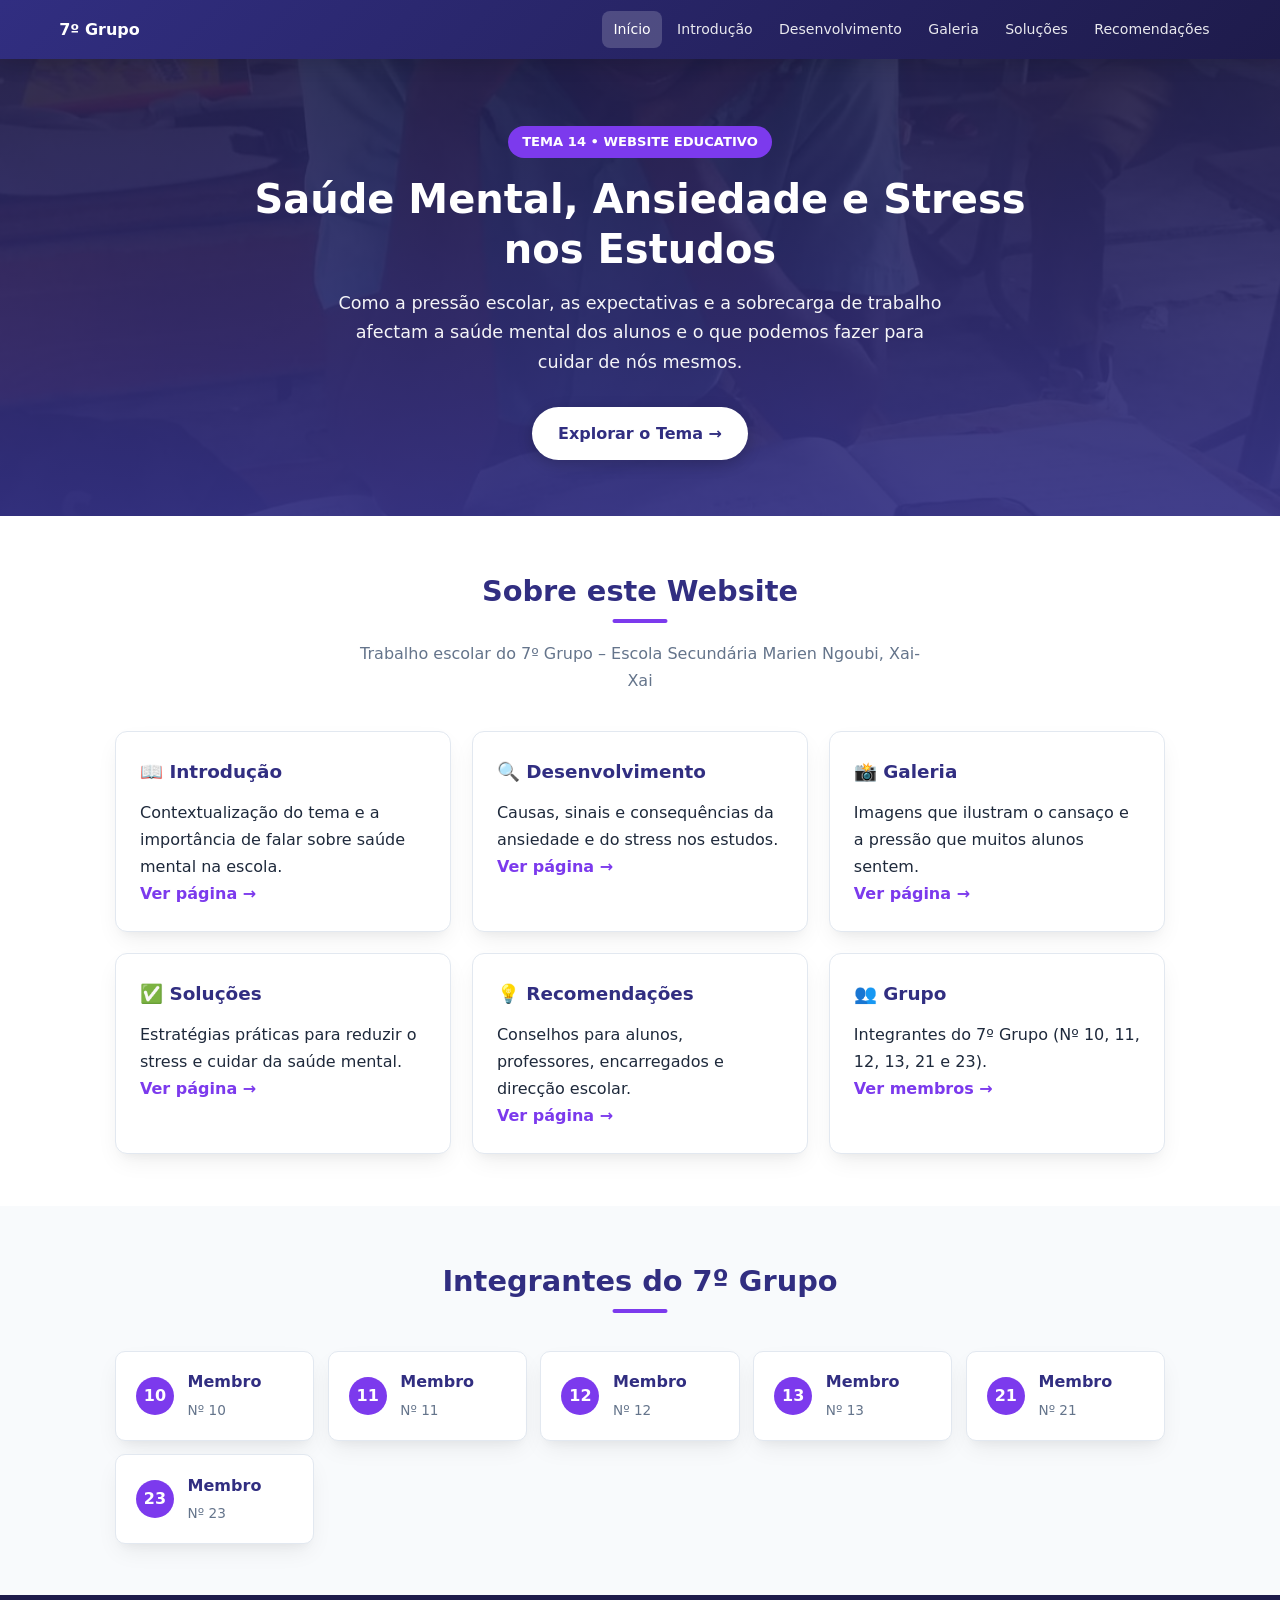
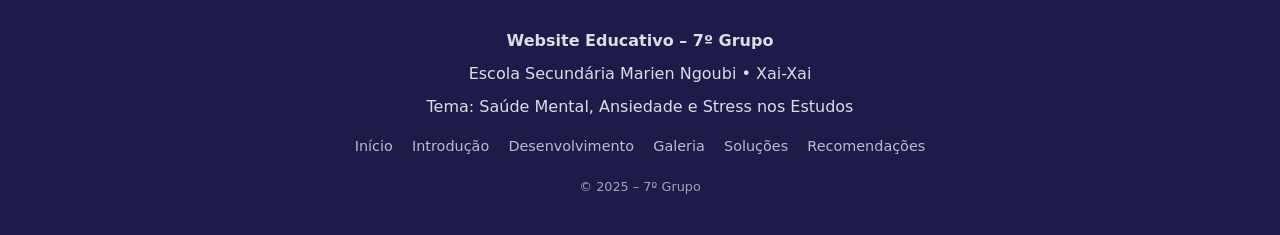
<file: index.html>
<!DOCTYPE html>
<html lang="pt">
<head>
  <meta charset="UTF-8">
  <meta name="viewport" content="width=device-width, initial-scale=1.0">
  <title>Início | Saúde Mental, Ansiedade e Stress nos Estudos</title>
  <link rel="stylesheet" href="styles.css">
</head>
<body>
  <header>
    <div class="nav-container">
      <a href="index.html" class="logo"><span>7º Grupo</span></a>
      <button class="menu-toggle" onclick="document.querySelector('nav').classList.toggle('open')">☰</button>
      <nav>
        <a href="index.html" class="active">Início</a>
        <a href="introducao.html">Introdução</a>
        <a href="desenvolvimento.html">Desenvolvimento</a>
        <a href="galeria.html">Galeria</a>
        <a href="solucoes.html">Soluções</a>
        <a href="recomendacoes.html">Recomendações</a>
      </nav>
    </div>
  </header>

  <section class="hero">
    <div class="hero-content">
      <div class="badge">TEMA 14 • WEBSITE EDUCATIVO</div>
      <h1>Saúde Mental, Ansiedade e Stress nos Estudos</h1>
      <p>Como a pressão escolar, as expectativas e a sobrecarga de trabalho afectam a saúde mental dos alunos e o que podemos fazer para cuidar de nós mesmos.</p>
      <a href="introducao.html" class="btn">Explorar o Tema →</a>
    </div>
  </section>

  <section style="background:white;">
    <div class="container">
      <div class="section-title">
        <h2>Sobre este Website</h2>
        <p>Trabalho escolar do 7º Grupo – Escola Secundária Marien Ngoubi, Xai-Xai</p>
      </div>
      <div class="grid-3">
        <div class="card">
          <h3>📖 Introdução</h3>
          <p>Contextualização do tema e a importância de falar sobre saúde mental na escola.</p>
          <a href="introducao.html" style="color:var(--accent); font-weight:600; text-decoration:none;">Ver página →</a>
        </div>
        <div class="card">
          <h3>🔍 Desenvolvimento</h3>
          <p>Causas, sinais e consequências da ansiedade e do stress nos estudos.</p>
          <a href="desenvolvimento.html" style="color:var(--accent); font-weight:600; text-decoration:none;">Ver página →</a>
        </div>
        <div class="card">
          <h3>📸 Galeria</h3>
          <p>Imagens que ilustram o cansaço e a pressão que muitos alunos sentem.</p>
          <a href="galeria.html" style="color:var(--accent); font-weight:600; text-decoration:none;">Ver página →</a>
        </div>
        <div class="card">
          <h3>✅ Soluções</h3>
          <p>Estratégias práticas para reduzir o stress e cuidar da saúde mental.</p>
          <a href="solucoes.html" style="color:var(--accent); font-weight:600; text-decoration:none;">Ver página →</a>
        </div>
        <div class="card">
          <h3>💡 Recomendações</h3>
          <p>Conselhos para alunos, professores, encarregados e direcção escolar.</p>
          <a href="recomendacoes.html" style="color:var(--accent); font-weight:600; text-decoration:none;">Ver página →</a>
        </div>
        <div class="card">
          <h3>👥 Grupo</h3>
          <p>Integrantes do 7º Grupo (Nº 10, 11, 12, 13, 21 e 23).</p>
          <a href="#grupo" style="color:var(--accent); font-weight:600; text-decoration:none;">Ver membros →</a>
        </div>
      </div>
    </div>
  </section>

  <section id="grupo" style="background:var(--bg);">
    <div class="container">
      <div class="section-title">
        <h2>Integrantes do 7º Grupo</h2>
      </div>
      <div class="members">
        <div class="member"><div class="member-num">10</div><div class="member-info"><strong>Membro</strong><span>Nº 10</span></div></div>
        <div class="member"><div class="member-num">11</div><div class="member-info"><strong>Membro</strong><span>Nº 11</span></div></div>
        <div class="member"><div class="member-num">12</div><div class="member-info"><strong>Membro</strong><span>Nº 12</span></div></div>
        <div class="member"><div class="member-num">13</div><div class="member-info"><strong>Membro</strong><span>Nº 13</span></div></div>
        <div class="member"><div class="member-num">21</div><div class="member-info"><strong>Membro</strong><span>Nº 21</span></div></div>
        <div class="member"><div class="member-num">23</div><div class="member-info"><strong>Membro</strong><span>Nº 23</span></div></div>
      </div>
    </div>
  </section>

  <footer>
    <p><strong>Website Educativo – 7º Grupo</strong></p>
    <p>Escola Secundária Marien Ngoubi • Xai-Xai</p>
    <p>Tema: Saúde Mental, Ansiedade e Stress nos Estudos</p>
    <div class="footer-links">
      <a href="index.html">Início</a>
      <a href="introducao.html">Introdução</a>
      <a href="desenvolvimento.html">Desenvolvimento</a>
      <a href="galeria.html">Galeria</a>
      <a href="solucoes.html">Soluções</a>
      <a href="recomendacoes.html">Recomendações</a>
    </div>
    <p style="margin-top:1.1rem; font-size:0.8rem; opacity:0.7;">© 2025 – 7º Grupo</p>
  </footer>
</body>
</html>
</file>
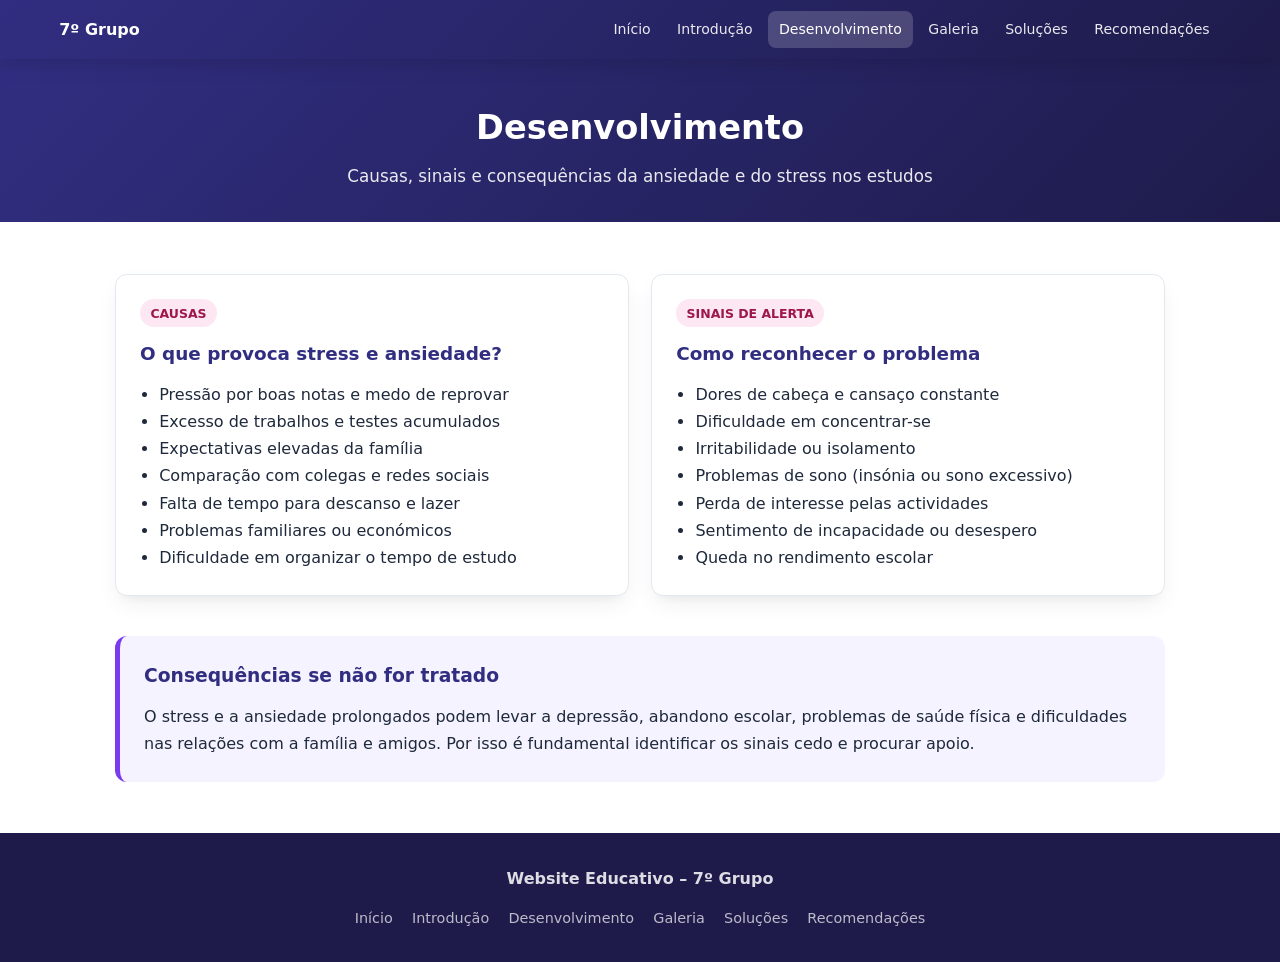
<file: desenvolvimento.html>
<!DOCTYPE html>
<html lang="pt">
<head>
  <meta charset="UTF-8">
  <meta name="viewport" content="width=device-width, initial-scale=1.0">
  <title>Desenvolvimento | Saúde Mental e Stress</title>
  <link rel="stylesheet" href="styles.css">
</head>
<body>
  <header>
    <div class="nav-container">
      <a href="index.html" class="logo"><span>7º Grupo</span></a>
      <button class="menu-toggle" onclick="document.querySelector('nav').classList.toggle('open')">☰</button>
      <nav>
        <a href="index.html">Início</a>
        <a href="introducao.html">Introdução</a>
        <a href="desenvolvimento.html" class="active">Desenvolvimento</a>
        <a href="galeria.html">Galeria</a>
        <a href="solucoes.html">Soluções</a>
        <a href="recomendacoes.html">Recomendações</a>
      </nav>
    </div>
  </header>

  <div class="page-header">
    <h1>Desenvolvimento</h1>
    <p>Causas, sinais e consequências da ansiedade e do stress nos estudos</p>
  </div>

  <section style="background:white;">
    <div class="container">
      <div class="grid-2">
        <div class="card">
          <span class="tag warn">CAUSAS</span>
          <h3>O que provoca stress e ansiedade?</h3>
          <ul style="padding-left:1.2rem;">
            <li>Pressão por boas notas e medo de reprovar</li>
            <li>Excesso de trabalhos e testes acumulados</li>
            <li>Expectativas elevadas da família</li>
            <li>Comparação com colegas e redes sociais</li>
            <li>Falta de tempo para descanso e lazer</li>
            <li>Problemas familiares ou económicos</li>
            <li>Dificuldade em organizar o tempo de estudo</li>
          </ul>
        </div>

        <div class="card">
          <span class="tag warn">SINAIS DE ALERTA</span>
          <h3>Como reconhecer o problema</h3>
          <ul style="padding-left:1.2rem;">
            <li>Dores de cabeça e cansaço constante</li>
            <li>Dificuldade em concentrar-se</li>
            <li>Irritabilidade ou isolamento</li>
            <li>Problemas de sono (insónia ou sono excessivo)</li>
            <li>Perda de interesse pelas actividades</li>
            <li>Sentimento de incapacidade ou desespero</li>
            <li>Queda no rendimento escolar</li>
          </ul>
        </div>
      </div>

      <div style="margin-top:2.5rem; background:#f5f3ff; padding:1.5rem; border-radius:12px; border-left:5px solid var(--accent);">
        <h3 style="color:var(--primary); margin-bottom:0.7rem;">Consequências se não for tratado</h3>
        <p>O stress e a ansiedade prolongados podem levar a depressão, abandono escolar, problemas de saúde física e dificuldades nas relações com a família e amigos. Por isso é fundamental identificar os sinais cedo e procurar apoio.</p>
      </div>
    </div>
  </section>

  <footer>
    <p><strong>Website Educativo – 7º Grupo</strong></p>
    <div class="footer-links">
      <a href="index.html">Início</a>
      <a href="introducao.html">Introdução</a>
      <a href="desenvolvimento.html">Desenvolvimento</a>
      <a href="galeria.html">Galeria</a>
      <a href="solucoes.html">Soluções</a>
      <a href="recomendacoes.html">Recomendações</a>
    </div>
  </footer>
</body>
</html>
</file>
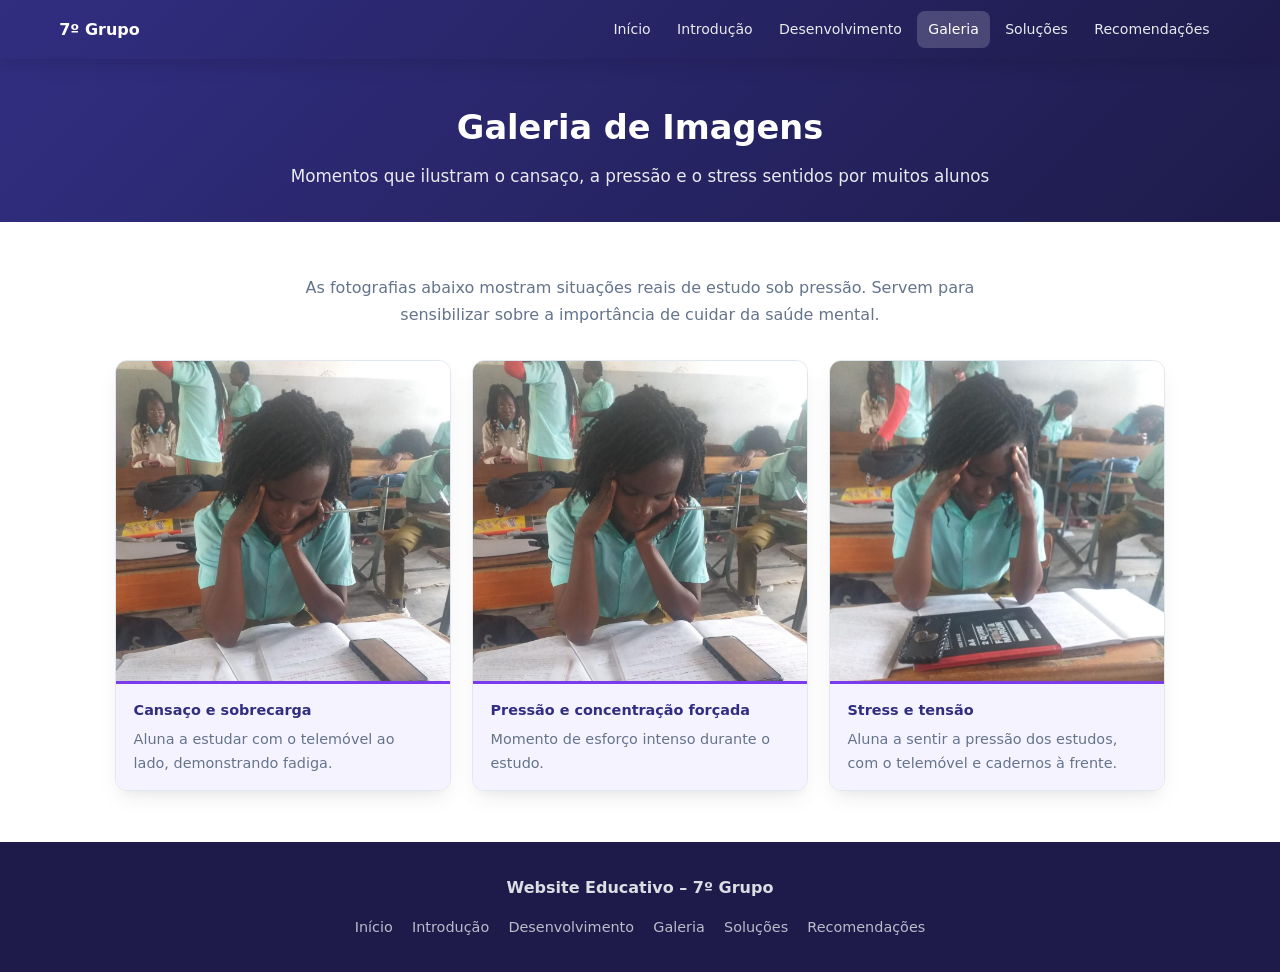
<file: galeria.html>
<!DOCTYPE html>
<html lang="pt">
<head>
  <meta charset="UTF-8">
  <meta name="viewport" content="width=device-width, initial-scale=1.0">
  <title>Galeria | Saúde Mental e Stress</title>
  <link rel="stylesheet" href="styles.css">
</head>
<body>
  <header>
    <div class="nav-container">
      <a href="index.html" class="logo"><span>7º Grupo</span></a>
      <button class="menu-toggle" onclick="document.querySelector('nav').classList.toggle('open')">☰</button>
      <nav>
        <a href="index.html">Início</a>
        <a href="introducao.html">Introdução</a>
        <a href="desenvolvimento.html">Desenvolvimento</a>
        <a href="galeria.html" class="active">Galeria</a>
        <a href="solucoes.html">Soluções</a>
        <a href="recomendacoes.html">Recomendações</a>
      </nav>
    </div>
  </header>

  <div class="page-header">
    <h1>Galeria de Imagens</h1>
    <p>Momentos que ilustram o cansaço, a pressão e o stress sentidos por muitos alunos</p>
  </div>

  <section style="background:white;">
    <div class="container">
      <p style="text-align:center; color:var(--text-light); max-width:700px; margin:0 auto 2rem;">
        As fotografias abaixo mostram situações reais de estudo sob pressão. 
        Servem para sensibilizar sobre a importância de cuidar da saúde mental.
      </p>

      <div class="gallery">
        <div class="gallery-item">
          <img src="stress1.jpg" alt="Aluna cansada a estudar">
          <div class="caption">
            <strong>Cansaço e sobrecarga</strong>
            Aluna a estudar com o telemóvel ao lado, demonstrando fadiga.
          </div>
        </div>
        <div class="gallery-item">
          <img src="stress2.jpg" alt="Aluna com cabeça nas mãos">
          <div class="caption">
            <strong>Pressão e concentração forçada</strong>
            Momento de esforço intenso durante o estudo.
          </div>
        </div>
        <div class="gallery-item">
          <img src="stress3.jpg" alt="Aluna a massajar a cabeça">
          <div class="caption">
            <strong>Stress e tensão</strong>
            Aluna a sentir a pressão dos estudos, com o telemóvel e cadernos à frente.
          </div>
        </div>
      </div>
    </div>
  </section>

  <footer>
    <p><strong>Website Educativo – 7º Grupo</strong></p>
    <div class="footer-links">
      <a href="index.html">Início</a>
      <a href="introducao.html">Introdução</a>
      <a href="desenvolvimento.html">Desenvolvimento</a>
      <a href="galeria.html">Galeria</a>
      <a href="solucoes.html">Soluções</a>
      <a href="recomendacoes.html">Recomendações</a>
    </div>
  </footer>
</body>
</html>
</file>
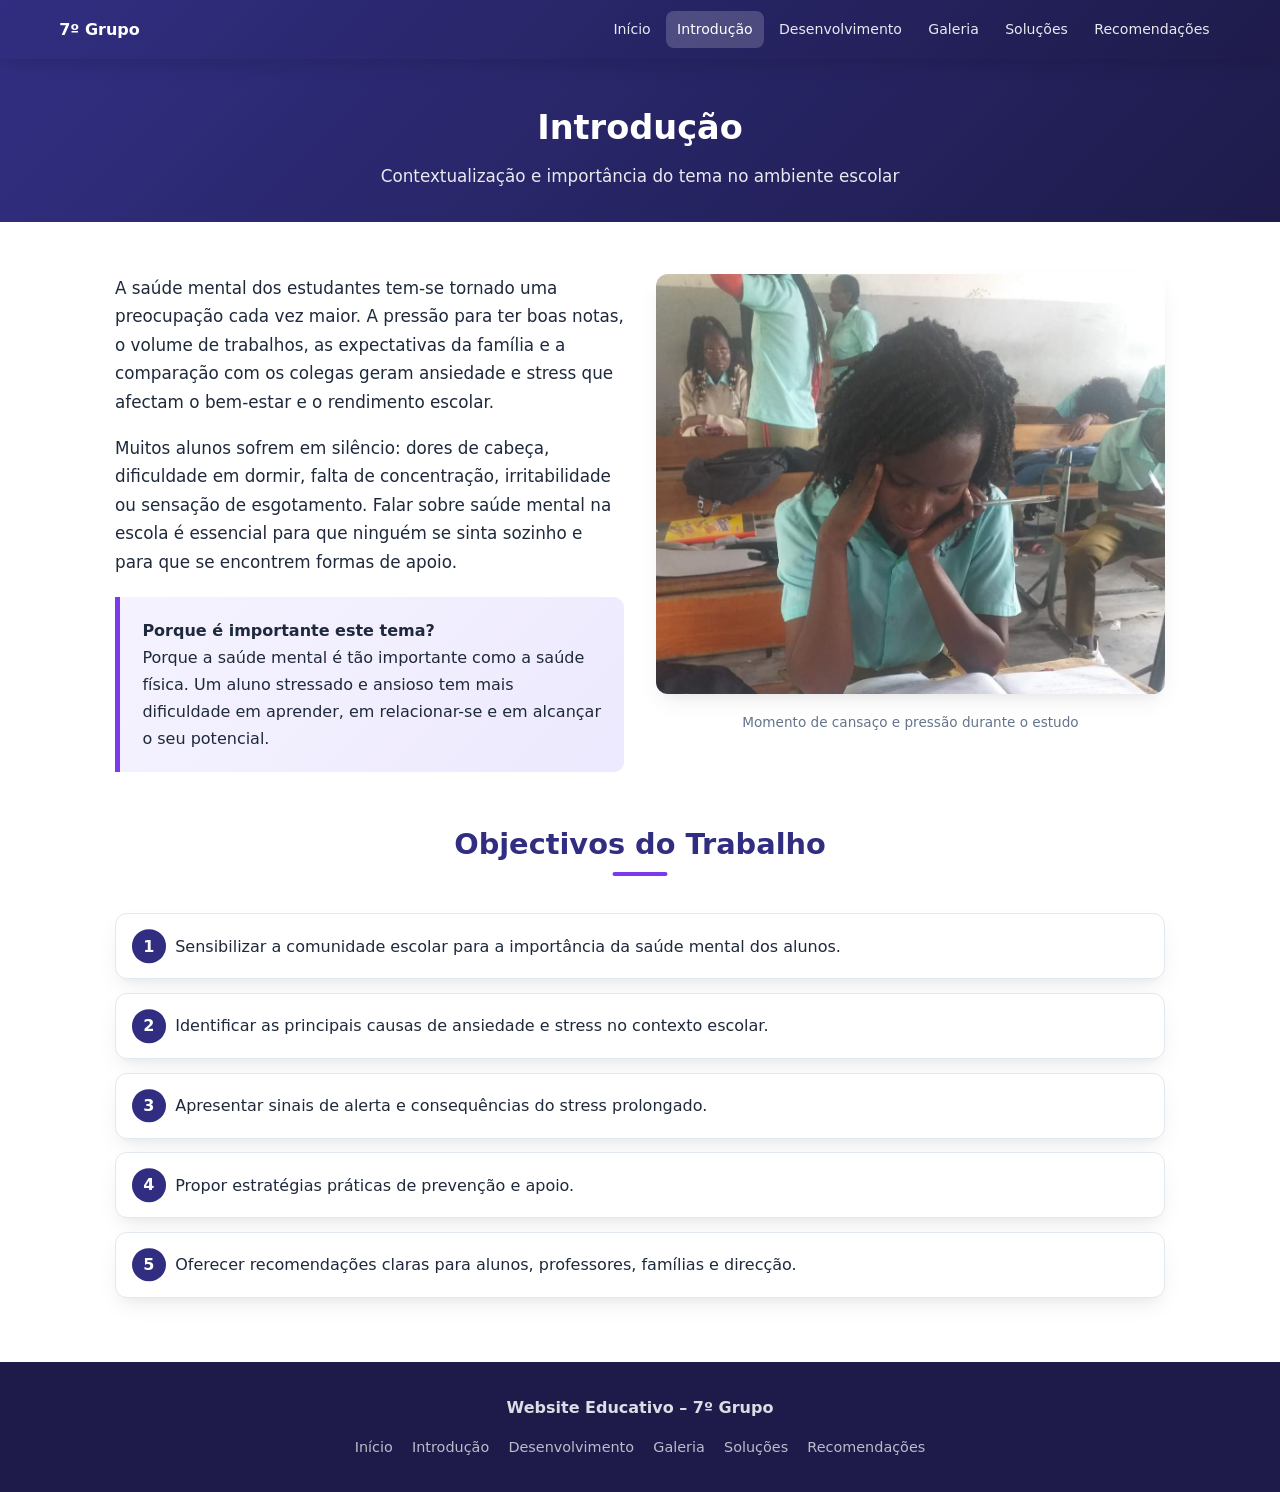
<file: introducao.html>
<!DOCTYPE html>
<html lang="pt">
<head>
  <meta charset="UTF-8">
  <meta name="viewport" content="width=device-width, initial-scale=1.0">
  <title>Introdução | Saúde Mental e Stress nos Estudos</title>
  <link rel="stylesheet" href="styles.css">
</head>
<body>
  <header>
    <div class="nav-container">
      <a href="index.html" class="logo"><span>7º Grupo</span></a>
      <button class="menu-toggle" onclick="document.querySelector('nav').classList.toggle('open')">☰</button>
      <nav>
        <a href="index.html">Início</a>
        <a href="introducao.html" class="active">Introdução</a>
        <a href="desenvolvimento.html">Desenvolvimento</a>
        <a href="galeria.html">Galeria</a>
        <a href="solucoes.html">Soluções</a>
        <a href="recomendacoes.html">Recomendações</a>
      </nav>
    </div>
  </header>

  <div class="page-header">
    <h1>Introdução</h1>
    <p>Contextualização e importância do tema no ambiente escolar</p>
  </div>

  <section style="background:white;">
    <div class="container">
      <div class="intro-content">
        <div class="intro-text">
          <p>A saúde mental dos estudantes tem-se tornado uma preocupação cada vez maior. A pressão para ter boas notas, o volume de trabalhos, as expectativas da família e a comparação com os colegas geram ansiedade e stress que afectam o bem-estar e o rendimento escolar.</p>
          
          <p>Muitos alunos sofrem em silêncio: dores de cabeça, dificuldade em dormir, falta de concentração, irritabilidade ou sensação de esgotamento. Falar sobre saúde mental na escola é essencial para que ninguém se sinta sozinho e para que se encontrem formas de apoio.</p>

          <div class="highlight-box">
            <strong>Porque é importante este tema?</strong><br>
            Porque a saúde mental é tão importante como a saúde física. Um aluno stressado e ansioso tem mais dificuldade em aprender, em relacionar-se e em alcançar o seu potencial.
          </div>
        </div>
        <div>
          <img src="stress1.jpg" alt="Aluna a estudar com cansaço" style="width:100%; max-height:420px; object-fit:cover; object-position:center top; border-radius:12px; box-shadow: var(--shadow);">
          <p style="font-size:0.85rem; color:var(--text-light); margin-top:0.6rem; text-align:center;">Momento de cansaço e pressão durante o estudo</p>
        </div>
      </div>

      <div style="margin-top:3rem;">
        <div class="section-title">
          <h2>Objectivos do Trabalho</h2>
        </div>
        <ul class="obj-list">
          <li>Sensibilizar a comunidade escolar para a importância da saúde mental dos alunos.</li>
          <li>Identificar as principais causas de ansiedade e stress no contexto escolar.</li>
          <li>Apresentar sinais de alerta e consequências do stress prolongado.</li>
          <li>Propor estratégias práticas de prevenção e apoio.</li>
          <li>Oferecer recomendações claras para alunos, professores, famílias e direcção.</li>
        </ul>
      </div>
    </div>
  </section>

  <footer>
    <p><strong>Website Educativo – 7º Grupo</strong></p>
    <div class="footer-links">
      <a href="index.html">Início</a>
      <a href="introducao.html">Introdução</a>
      <a href="desenvolvimento.html">Desenvolvimento</a>
      <a href="galeria.html">Galeria</a>
      <a href="solucoes.html">Soluções</a>
      <a href="recomendacoes.html">Recomendações</a>
    </div>
  </footer>
</body>
</html>
</file>
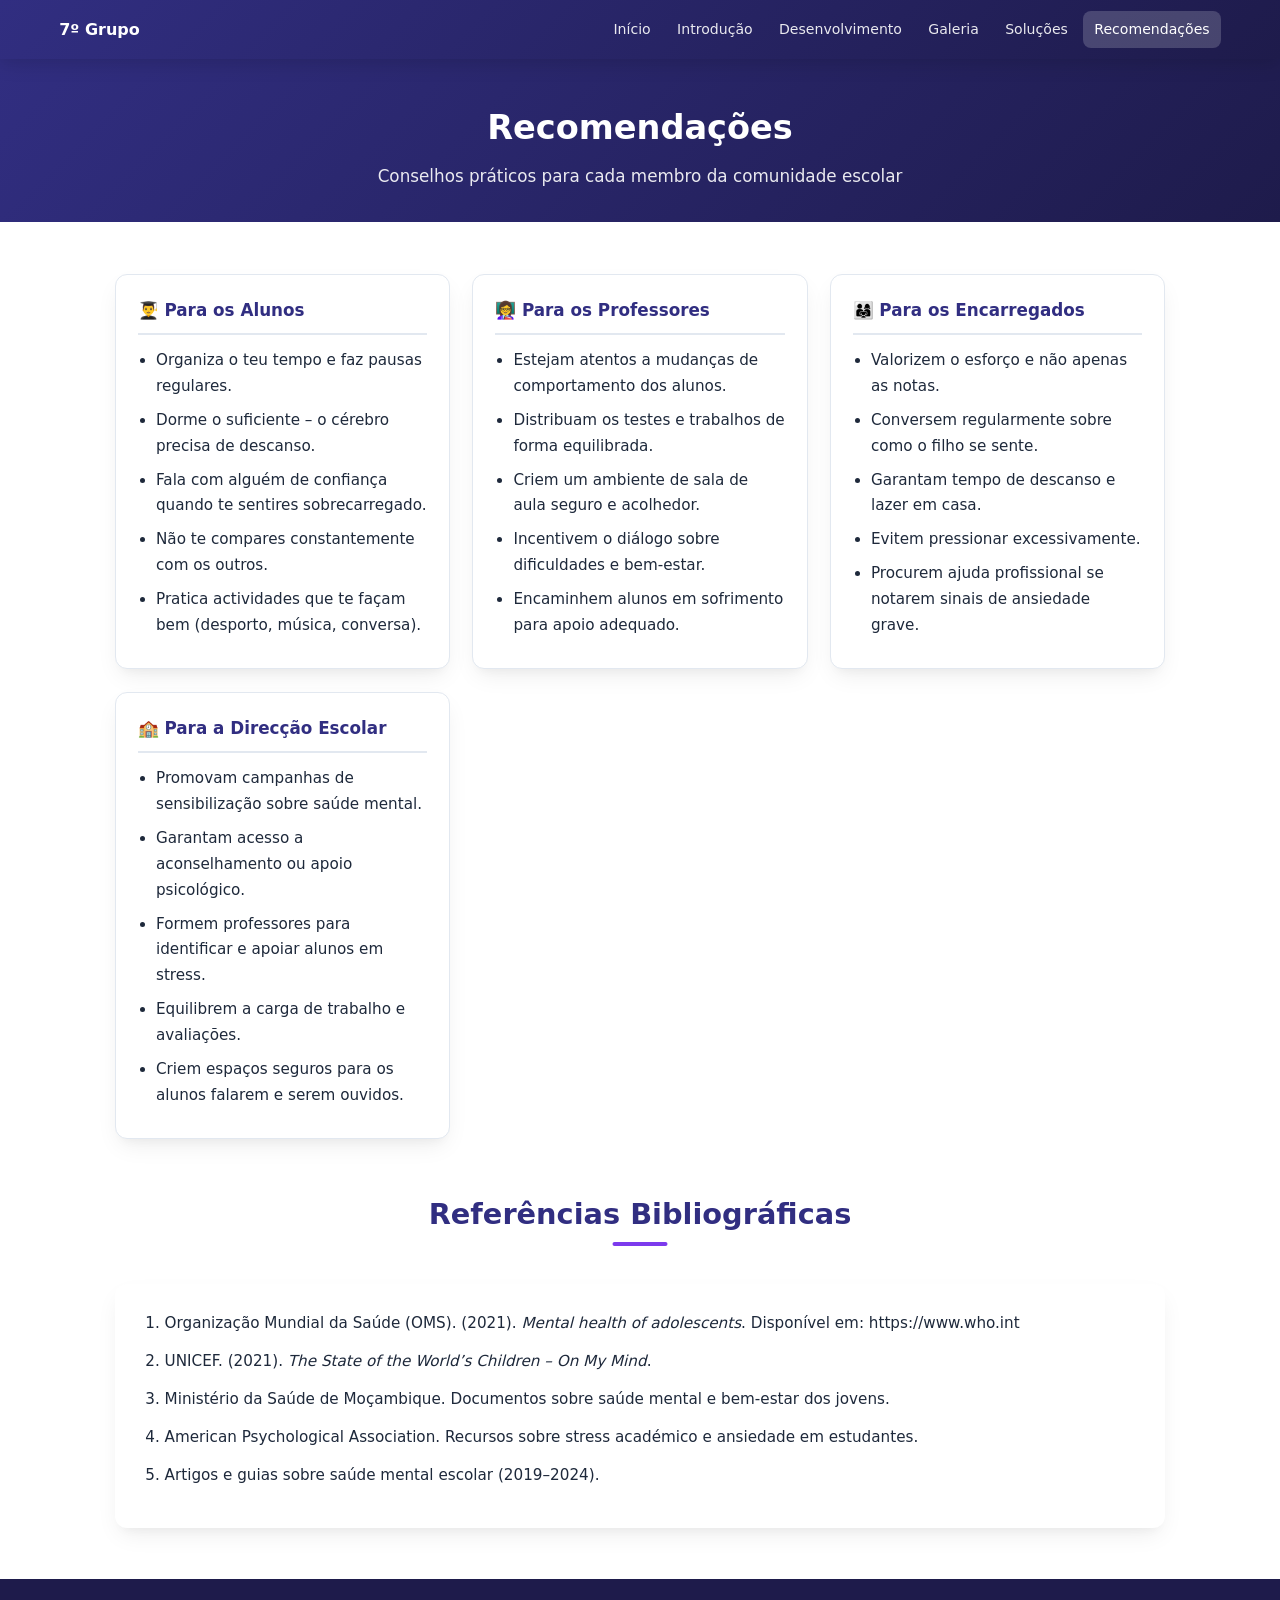
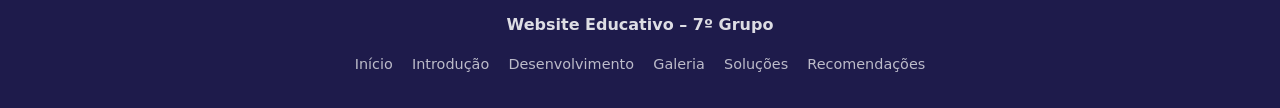
<file: recomendacoes.html>
<!DOCTYPE html>
<html lang="pt">
<head>
  <meta charset="UTF-8">
  <meta name="viewport" content="width=device-width, initial-scale=1.0">
  <title>Recomendações | Saúde Mental e Stress</title>
  <link rel="stylesheet" href="styles.css">
</head>
<body>
  <header>
    <div class="nav-container">
      <a href="index.html" class="logo"><span>7º Grupo</span></a>
      <button class="menu-toggle" onclick="document.querySelector('nav').classList.toggle('open')">☰</button>
      <nav>
        <a href="index.html">Início</a>
        <a href="introducao.html">Introdução</a>
        <a href="desenvolvimento.html">Desenvolvimento</a>
        <a href="galeria.html">Galeria</a>
        <a href="solucoes.html">Soluções</a>
        <a href="recomendacoes.html" class="active">Recomendações</a>
      </nav>
    </div>
  </header>

  <div class="page-header">
    <h1>Recomendações</h1>
    <p>Conselhos práticos para cada membro da comunidade escolar</p>
  </div>

  <section style="background:white;">
    <div class="container">
      <div class="grid-2">
        <div class="rec-card">
          <h4>👨‍🎓 Para os Alunos</h4>
          <ul>
            <li>Organiza o teu tempo e faz pausas regulares.</li>
            <li>Dorme o suficiente – o cérebro precisa de descanso.</li>
            <li>Fala com alguém de confiança quando te sentires sobrecarregado.</li>
            <li>Não te compares constantemente com os outros.</li>
            <li>Pratica actividades que te façam bem (desporto, música, conversa).</li>
          </ul>
        </div>

        <div class="rec-card">
          <h4>👩‍🏫 Para os Professores</h4>
          <ul>
            <li>Estejam atentos a mudanças de comportamento dos alunos.</li>
            <li>Distribuam os testes e trabalhos de forma equilibrada.</li>
            <li>Criem um ambiente de sala de aula seguro e acolhedor.</li>
            <li>Incentivem o diálogo sobre dificuldades e bem-estar.</li>
            <li>Encaminhem alunos em sofrimento para apoio adequado.</li>
          </ul>
        </div>

        <div class="rec-card">
          <h4>👨‍👩‍👧 Para os Encarregados</h4>
          <ul>
            <li>Valorizem o esforço e não apenas as notas.</li>
            <li>Conversem regularmente sobre como o filho se sente.</li>
            <li>Garantam tempo de descanso e lazer em casa.</li>
            <li>Evitem pressionar excessivamente.</li>
            <li>Procurem ajuda profissional se notarem sinais de ansiedade grave.</li>
          </ul>
        </div>

        <div class="rec-card">
          <h4>🏫 Para a Direcção Escolar</h4>
          <ul>
            <li>Promovam campanhas de sensibilização sobre saúde mental.</li>
            <li>Garantam acesso a aconselhamento ou apoio psicológico.</li>
            <li>Formem professores para identificar e apoiar alunos em stress.</li>
            <li>Equilibrem a carga de trabalho e avaliações.</li>
            <li>Criem espaços seguros para os alunos falarem e serem ouvidos.</li>
          </ul>
        </div>
      </div>

      <div style="margin-top:3.2rem;">
        <div class="section-title">
          <h2>Referências Bibliográficas</h2>
        </div>
        <div class="refs">
          <ol>
            <li>Organização Mundial da Saúde (OMS). (2021). <em>Mental health of adolescents</em>. Disponível em: https://www.who.int</li>
            <li>UNICEF. (2021). <em>The State of the World’s Children – On My Mind</em>.</li>
            <li>Ministério da Saúde de Moçambique. Documentos sobre saúde mental e bem-estar dos jovens.</li>
            <li>American Psychological Association. Recursos sobre stress académico e ansiedade em estudantes.</li>
            <li>Artigos e guias sobre saúde mental escolar (2019–2024).</li>
          </ol>
        </div>
      </div>
    </div>
  </section>

  <footer>
    <p><strong>Website Educativo – 7º Grupo</strong></p>
    <div class="footer-links">
      <a href="index.html">Início</a>
      <a href="introducao.html">Introdução</a>
      <a href="desenvolvimento.html">Desenvolvimento</a>
      <a href="galeria.html">Galeria</a>
      <a href="solucoes.html">Soluções</a>
      <a href="recomendacoes.html">Recomendações</a>
    </div>
  </footer>
</body>
</html>
</file>
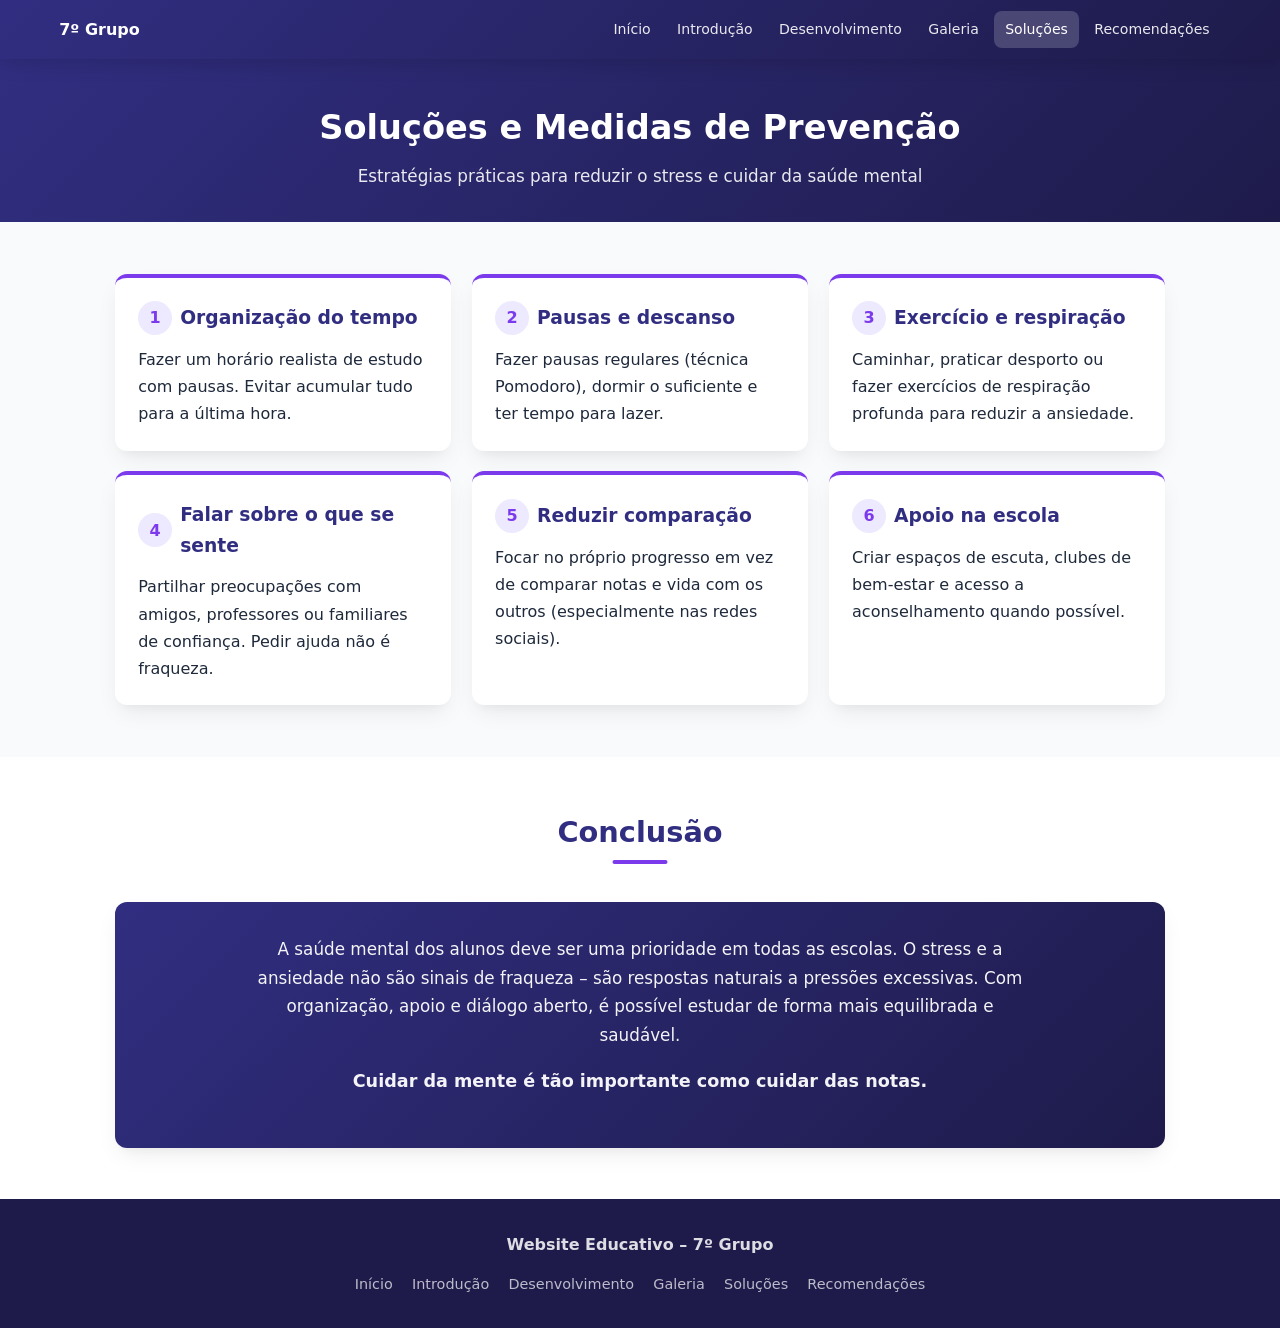
<file: solucoes.html>
<!DOCTYPE html>
<html lang="pt">
<head>
  <meta charset="UTF-8">
  <meta name="viewport" content="width=device-width, initial-scale=1.0">
  <title>Soluções | Saúde Mental e Stress</title>
  <link rel="stylesheet" href="styles.css">
</head>
<body>
  <header>
    <div class="nav-container">
      <a href="index.html" class="logo"><span>7º Grupo</span></a>
      <button class="menu-toggle" onclick="document.querySelector('nav').classList.toggle('open')">☰</button>
      <nav>
        <a href="index.html">Início</a>
        <a href="introducao.html">Introdução</a>
        <a href="desenvolvimento.html">Desenvolvimento</a>
        <a href="galeria.html">Galeria</a>
        <a href="solucoes.html" class="active">Soluções</a>
        <a href="recomendacoes.html">Recomendações</a>
      </nav>
    </div>
  </header>

  <div class="page-header">
    <h1>Soluções e Medidas de Prevenção</h1>
    <p>Estratégias práticas para reduzir o stress e cuidar da saúde mental</p>
  </div>

  <section style="background:var(--bg);">
    <div class="container">
      <div class="grid-3">
        <div class="solution-card">
          <h3><span class="icon-circle">1</span> Organização do tempo</h3>
          <p>Fazer um horário realista de estudo com pausas. Evitar acumular tudo para a última hora.</p>
        </div>
        <div class="solution-card">
          <h3><span class="icon-circle">2</span> Pausas e descanso</h3>
          <p>Fazer pausas regulares (técnica Pomodoro), dormir o suficiente e ter tempo para lazer.</p>
        </div>
        <div class="solution-card">
          <h3><span class="icon-circle">3</span> Exercício e respiração</h3>
          <p>Caminhar, praticar desporto ou fazer exercícios de respiração profunda para reduzir a ansiedade.</p>
        </div>
        <div class="solution-card">
          <h3><span class="icon-circle">4</span> Falar sobre o que se sente</h3>
          <p>Partilhar preocupações com amigos, professores ou familiares de confiança. Pedir ajuda não é fraqueza.</p>
        </div>
        <div class="solution-card">
          <h3><span class="icon-circle">5</span> Reduzir comparação</h3>
          <p>Focar no próprio progresso em vez de comparar notas e vida com os outros (especialmente nas redes sociais).</p>
        </div>
        <div class="solution-card">
          <h3><span class="icon-circle">6</span> Apoio na escola</h3>
          <p>Criar espaços de escuta, clubes de bem-estar e acesso a aconselhamento quando possível.</p>
        </div>
      </div>
    </div>
  </section>

  <section style="background:white;">
    <div class="container">
      <div class="section-title">
        <h2>Conclusão</h2>
      </div>
      <div class="conclusion-box">
        <p>A saúde mental dos alunos deve ser uma prioridade em todas as escolas. O stress e a ansiedade não são sinais de fraqueza – são respostas naturais a pressões excessivas. Com organização, apoio e diálogo aberto, é possível estudar de forma mais equilibrada e saudável.</p>
        <p style="font-weight:600; font-size:1.1rem;">Cuidar da mente é tão importante como cuidar das notas.</p>
      </div>
    </div>
  </section>

  <footer>
    <p><strong>Website Educativo – 7º Grupo</strong></p>
    <div class="footer-links">
      <a href="index.html">Início</a>
      <a href="introducao.html">Introdução</a>
      <a href="desenvolvimento.html">Desenvolvimento</a>
      <a href="galeria.html">Galeria</a>
      <a href="solucoes.html">Soluções</a>
      <a href="recomendacoes.html">Recomendações</a>
    </div>
  </footer>
</body>
</html>
</file>
<file: styles.css>
:root {
  --primary: #312e81;
  --primary-dark: #1e1b4b;
  --accent: #7c3aed;
  --accent-light: #a78bfa;
  --success: #059669;
  --bg: #f8fafc;
  --card: #ffffff;
  --text: #1e293b;
  --text-light: #64748b;
  --border: #e2e8f0;
  --shadow: 0 10px 25px -5px rgba(0,0,0,0.08), 0 8px 10px -6px rgba(0,0,0,0.04);
  --radius: 12px;
}

* { margin: 0; padding: 0; box-sizing: border-box; }

body {
  font-family: 'Segoe UI', system-ui, -apple-system, BlinkMacSystemFont, Roboto, sans-serif;
  background: var(--bg);
  color: var(--text);
  line-height: 1.7;
}

header {
  background: linear-gradient(135deg, var(--primary) 0%, var(--primary-dark) 100%);
  color: white;
  position: sticky;
  top: 0;
  z-index: 1000;
  box-shadow: 0 4px 20px rgba(0,0,0,0.15);
}

.nav-container {
  max-width: 1200px;
  margin: 0 auto;
  padding: 0.7rem 1.2rem;
  display: flex;
  justify-content: space-between;
  align-items: center;
  flex-wrap: wrap;
  gap: 0.7rem;
}

.logo {
  display: flex;
  align-items: center;
  gap: 0.7rem;
  text-decoration: none;
  color: white;
  font-weight: 700;
  font-size: 1rem;
}

.logo img {
  height: 48px;
  width: auto;
  border-radius: 6px;
  background: white;
  padding: 2px;
}

nav {
  display: flex;
  gap: 0.25rem;
  flex-wrap: wrap;
}

nav a {
  color: rgba(255,255,255,0.9);
  text-decoration: none;
  padding: 0.4rem 0.7rem;
  border-radius: 8px;
  font-size: 0.88rem;
  font-weight: 500;
  transition: all 0.25s ease;
}

nav a:hover, nav a.active {
  background: rgba(255,255,255,0.18);
  color: white;
}

.menu-toggle {
  display: none;
  background: none;
  border: none;
  color: white;
  font-size: 1.5rem;
  cursor: pointer;
}

.hero {
  background: linear-gradient(rgba(30,27,75,0.88), rgba(49,46,129,0.92)), url('stress1.jpg') center/cover no-repeat;
  color: white;
  padding: 4.2rem 1.5rem 3.5rem;
  text-align: center;
}

.hero-content { max-width: 820px; margin: 0 auto; }

.hero h1 {
  font-size: clamp(1.7rem, 5vw, 2.5rem);
  font-weight: 800;
  margin-bottom: 0.9rem;
  line-height: 1.25;
}

.hero p {
  font-size: 1.1rem;
  opacity: 0.95;
  margin-bottom: 1.8rem;
  max-width: 620px;
  margin-left: auto;
  margin-right: auto;
}

.badge {
  display: inline-block;
  background: var(--accent);
  color: white;
  padding: 0.3rem 0.9rem;
  border-radius: 50px;
  font-size: 0.82rem;
  font-weight: 600;
  margin-bottom: 1rem;
}

.btn {
  display: inline-block;
  background: white;
  color: var(--primary);
  padding: 0.8rem 1.6rem;
  border-radius: 50px;
  text-decoration: none;
  font-weight: 700;
  transition: all 0.3s ease;
  box-shadow: 0 4px 15px rgba(0,0,0,0.2);
}

.btn:hover {
  transform: translateY(-3px);
  box-shadow: 0 8px 25px rgba(0,0,0,0.25);
}

section { padding: 3.2rem 1.3rem; }
.container { max-width: 1050px; margin: 0 auto; }

.section-title { text-align: center; margin-bottom: 2.3rem; }
.section-title h2 {
  font-size: 1.8rem;
  color: var(--primary);
  margin-bottom: 0.5rem;
  position: relative;
  display: inline-block;
}
.section-title h2::after {
  content: '';
  position: absolute;
  bottom: -7px;
  left: 50%;
  transform: translateX(-50%);
  width: 55px;
  height: 4px;
  background: var(--accent);
  border-radius: 2px;
}
.section-title p { color: var(--text-light); max-width: 580px; margin: 1rem auto 0; }

.card {
  background: var(--card);
  border-radius: var(--radius);
  padding: 1.5rem;
  box-shadow: var(--shadow);
  border: 1px solid var(--border);
  height: 100%;
}

.card h3 { color: var(--primary); margin-bottom: 0.7rem; font-size: 1.15rem; }

.grid-2 {
  display: grid;
  grid-template-columns: repeat(auto-fit, minmax(280px, 1fr));
  gap: 1.4rem;
}

.grid-3 {
  display: grid;
  grid-template-columns: repeat(auto-fit, minmax(250px, 1fr));
  gap: 1.3rem;
}

.intro-content {
  display: grid;
  grid-template-columns: 1fr 1fr;
  gap: 2rem;
  align-items: start;
}
@media (max-width: 800px) {
  .intro-content { grid-template-columns: 1fr; }
}

.intro-text p { margin-bottom: 1.1rem; font-size: 1.05rem; }

.highlight-box {
  background: linear-gradient(135deg, #f5f3ff, #ede9fe);
  border-left: 5px solid var(--accent);
  padding: 1.2rem 1.4rem;
  border-radius: 0 10px 10px 0;
  margin-top: 1.3rem;
}

.obj-list { list-style: none; counter-reset: obj; }
.obj-list li {
  counter-increment: obj;
  background: var(--card);
  padding: 1.15rem 1.15rem 1.15rem 3.7rem;
  margin-bottom: 0.85rem;
  border-radius: var(--radius);
  box-shadow: var(--shadow);
  position: relative;
  border: 1px solid var(--border);
}
.obj-list li::before {
  content: counter(obj);
  position: absolute;
  left: 1rem;
  top: 50%;
  transform: translateY(-50%);
  width: 2.1rem;
  height: 2.1rem;
  background: var(--primary);
  color: white;
  border-radius: 50%;
  display: flex;
  align-items: center;
  justify-content: center;
  font-weight: 700;
}

.tag {
  display: inline-block;
  padding: 0.22rem 0.65rem;
  border-radius: 50px;
  font-size: 0.78rem;
  font-weight: 600;
  margin-bottom: 0.7rem;
}
.tag.warn { background: #fce7f3; color: #9d174d; }
.tag.ok { background: #d1fae5; color: #047857; }

.gallery {
  display: grid;
  grid-template-columns: repeat(auto-fit, minmax(280px, 1fr));
  gap: 1.3rem;
  margin-top: 1.5rem;
}

.gallery-item {
  background: var(--card);
  border-radius: var(--radius);
  overflow: hidden;
  box-shadow: var(--shadow);
  border: 1px solid var(--border);
}

.gallery-item img {
  width: 100%;
  height: 320px;
  object-fit: cover;
  object-position: center top;
  display: block;
  background: #edf2f7;
}

.gallery-item .caption {
  padding: 0.9rem 1.1rem;
  font-size: 0.9rem;
  color: var(--text-light);
  background: #f5f3ff;
  border-top: 3px solid var(--accent);
}

.gallery-item .caption strong {
  color: var(--primary);
  display: block;
  margin-bottom: 0.25rem;
}

.solution-card {
  background: var(--card);
  border-radius: var(--radius);
  padding: 1.45rem;
  box-shadow: var(--shadow);
  border-top: 4px solid var(--accent);
  height: 100%;
}
.solution-card h3 {
  color: var(--primary);
  display: flex;
  align-items: center;
  gap: 0.5rem;
  margin-bottom: 0.7rem;
}
.icon-circle {
  width: 34px;
  height: 34px;
  background: #ede9fe;
  border-radius: 50%;
  display: flex;
  align-items: center;
  justify-content: center;
  font-size: 1rem;
  flex-shrink: 0;
  font-weight: 700;
  color: var(--accent);
}

.rec-card {
  background: var(--card);
  border-radius: var(--radius);
  padding: 1.35rem;
  box-shadow: var(--shadow);
  border: 1px solid var(--border);
}
.rec-card h4 {
  color: var(--primary);
  margin-bottom: 0.85rem;
  padding-bottom: 0.5rem;
  border-bottom: 2px solid var(--border);
  font-size: 1.05rem;
}
.rec-card ul { padding-left: 1.15rem; }
.rec-card li { margin-bottom: 0.5rem; font-size: 0.95rem; }

.conclusion-box {
  background: linear-gradient(135deg, var(--primary), var(--primary-dark));
  color: white;
  padding: 2.1rem;
  border-radius: var(--radius);
  text-align: center;
  box-shadow: var(--shadow);
}
.conclusion-box p {
  font-size: 1.05rem;
  max-width: 780px;
  margin: 0 auto 1.1rem;
  opacity: 0.95;
}

.members {
  display: grid;
  grid-template-columns: repeat(auto-fit, minmax(180px, 1fr));
  gap: 0.85rem;
}
.member {
  background: var(--card);
  padding: 1.05rem 1.25rem;
  border-radius: 10px;
  box-shadow: var(--shadow);
  display: flex;
  align-items: center;
  gap: 0.85rem;
  border: 1px solid var(--border);
}
.member-num {
  width: 38px;
  height: 38px;
  background: var(--accent);
  color: white;
  border-radius: 50%;
  display: flex;
  align-items: center;
  justify-content: center;
  font-weight: 700;
  flex-shrink: 0;
}
.member-info strong { display: block; color: var(--primary); }
.member-info span { font-size: 0.85rem; color: var(--text-light); }

.refs {
  background: var(--card);
  padding: 1.7rem;
  border-radius: var(--radius);
  box-shadow: var(--shadow);
}
.refs ol { padding-left: 1.4rem; }
.refs li { margin-bottom: 0.75rem; font-size: 0.95rem; }

.page-header {
  background: linear-gradient(135deg, var(--primary), var(--primary-dark));
  color: white;
  padding: 2.5rem 1.5rem 2rem;
  text-align: center;
}
.page-header h1 {
  font-size: clamp(1.55rem, 4vw, 2.1rem);
  margin-bottom: 0.35rem;
}
.page-header p { opacity: 0.9; font-size: 1.05rem; }

footer {
  background: var(--primary-dark);
  color: rgba(255,255,255,0.85);
  padding: 2rem 1.3rem;
  text-align: center;
}
footer p { margin-bottom: 0.35rem; }
.footer-links {
  margin-top: 0.85rem;
  display: flex;
  justify-content: center;
  gap: 1.2rem;
  flex-wrap: wrap;
}
.footer-links a {
  color: rgba(255,255,255,0.7);
  text-decoration: none;
  font-size: 0.9rem;
}
.footer-links a:hover { color: white; }

@media (max-width: 768px) {
  nav { display: none; width: 100%; flex-direction: column; }
  nav.open { display: flex; }
  .menu-toggle { display: block; }
  .logo img { height: 40px; }
}
</file>
